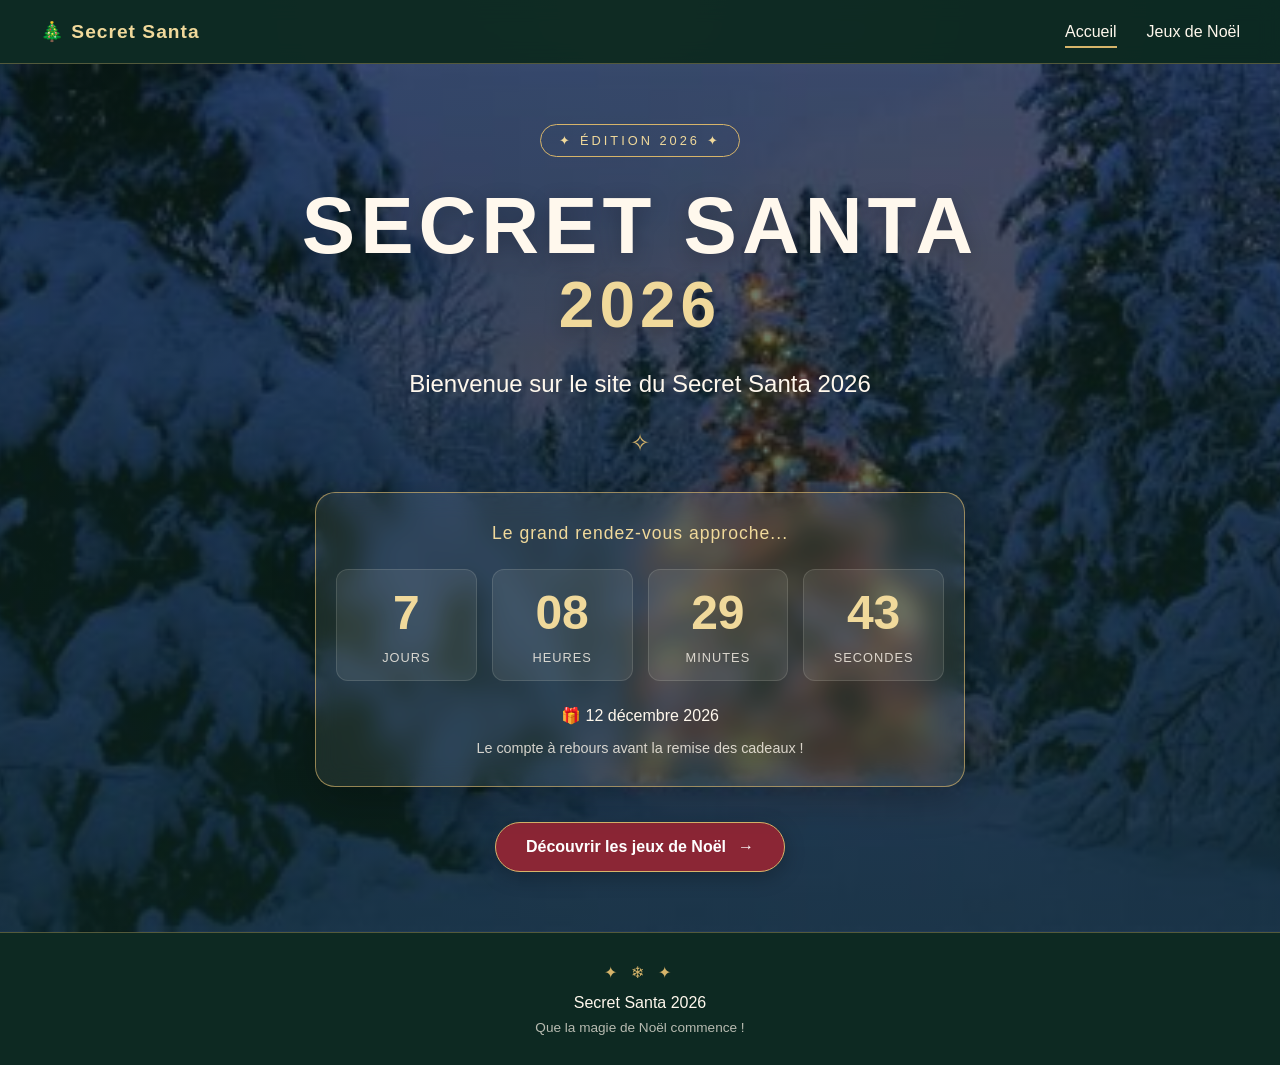
<file: index.html>
<!DOCTYPE html>
<html lang="fr">

<head>
    <meta charset="UTF-8">
    <meta name="viewport" content="width=device-width, initial-scale=1.0">

    <title>Secret Santa 2026</title>

    <meta name="description" content="Le site de notre Secret Santa 2026 !">

    <link rel="stylesheet" href="style.css">
</head>

<body>

    <!-- Décoration : flocons 
    <div class="flocon flocon-1" aria-hidden="true">❄</div>
    <div class="flocon flocon-2" aria-hidden="true">❄</div>
    <div class="flocon flocon-3" aria-hidden="true">❄</div>
    <div class="flocon flocon-4" aria-hidden="true">✦</div>-->

    <!-- Navigation -->
    <header>
        <nav aria-label="Navigation principale">

            <a href="index.html" class="logo">
                🎄 Secret Santa
            </a>

            <ul>
                <li>
                    <a href="index.html" class="actif">
                        Accueil
                    </a>
                </li>

                <li>
                    <a href="jeux.html">
                        Jeux de Noël
                    </a>
                </li>
            </ul>

        </nav>
    </header>


    <!-- Contenu principal -->
    <main>

        <section id="accueil">

            <div class="badge">
                ✦ ÉDITION 2026 ✦
            </div>

            <h1>
                SECRET SANTA
                <span>2026</span>
            </h1>

            <h2>
                Bienvenue sur le site du Secret Santa 2026
            </h2>

            <div class="separateur">
                <span>✧</span>
            </div>


            <!-- Compte à rebours -->
            <div class="carte-compte">

                <p class="titre-compte">
                    Le grand rendez-vous approche...
                </p>

                <div class="compte-grid">

                    <div class="unite">
                        <span class="nombre cd-d">00</span>
                        <span class="label">Jours</span>
                    </div>

                    <div class="unite">
                        <span class="nombre cd-h">00</span>
                        <span class="label">Heures</span>
                    </div>

                    <div class="unite">
                        <span class="nombre cd-m">00</span>
                        <span class="label">Minutes</span>
                    </div>

                    <div class="unite">
                        <span class="nombre cd-s">00</span>
                        <span class="label">Secondes</span>
                    </div>

                </div>

                <p class="date-evenement">
                    🎁 12 décembre 2026
                </p>

                <p id="message-compte" class="message-compte">
                    Le compte à rebours avant la remise des cadeaux !
                </p>

            </div>


            <!-- Bouton vers la page de jeux -->
            <a href="jeux.html" class="bouton">
                Découvrir les jeux de Noël
                <span aria-hidden="true">→</span>
            </a>

        </section>

    </main>


    <!-- Pied de page -->
       <footer>
        <div class="footer-decoration">✦ ❄ ✦</div>

        <p>Secret Santa 2026</p>

        <p class="footer-message">
            Que la magie de Noël commence !
        </p>
    </footer>

    <script src="snow.js"></script>


    <!-- Compte à rebours -->
    <script>

        const dateEvenement = new Date("2026-12-12T12:00:00+01:00").getTime();

        const jours = document.querySelector(".cd-d");
        const heures = document.querySelector(".cd-h");
        const minutes = document.querySelector(".cd-m");
        const secondes = document.querySelector(".cd-s");
        const message = document.querySelector("#message-compte");

        function actualiserCompte() {

            const maintenant = Date.now();
            const difference = dateEvenement - maintenant;

            if (difference <= 0) {

                document.querySelector(".compte-grid").style.display = "none";

                message.textContent = "C'est le moment de remettre les cadeaux ! 🎁";

                return;
            }

            const j = Math.floor(difference / (1000 * 60 * 60 * 24));

            const h = Math.floor(
                (difference / (1000 * 60 * 60)) % 24
            );

            const m = Math.floor(
                (difference / (1000 * 60)) % 60
            );

            const s = Math.floor(
                (difference / 1000) % 60
            );

            jours.textContent = j;
            heures.textContent = String(h).padStart(2, "0");
            minutes.textContent = String(m).padStart(2, "0");
            secondes.textContent = String(s).padStart(2, "0");
        }

        actualiserCompte();

        setInterval(actualiserCompte, 1000);

    </script>

</body>

</html>
</file>
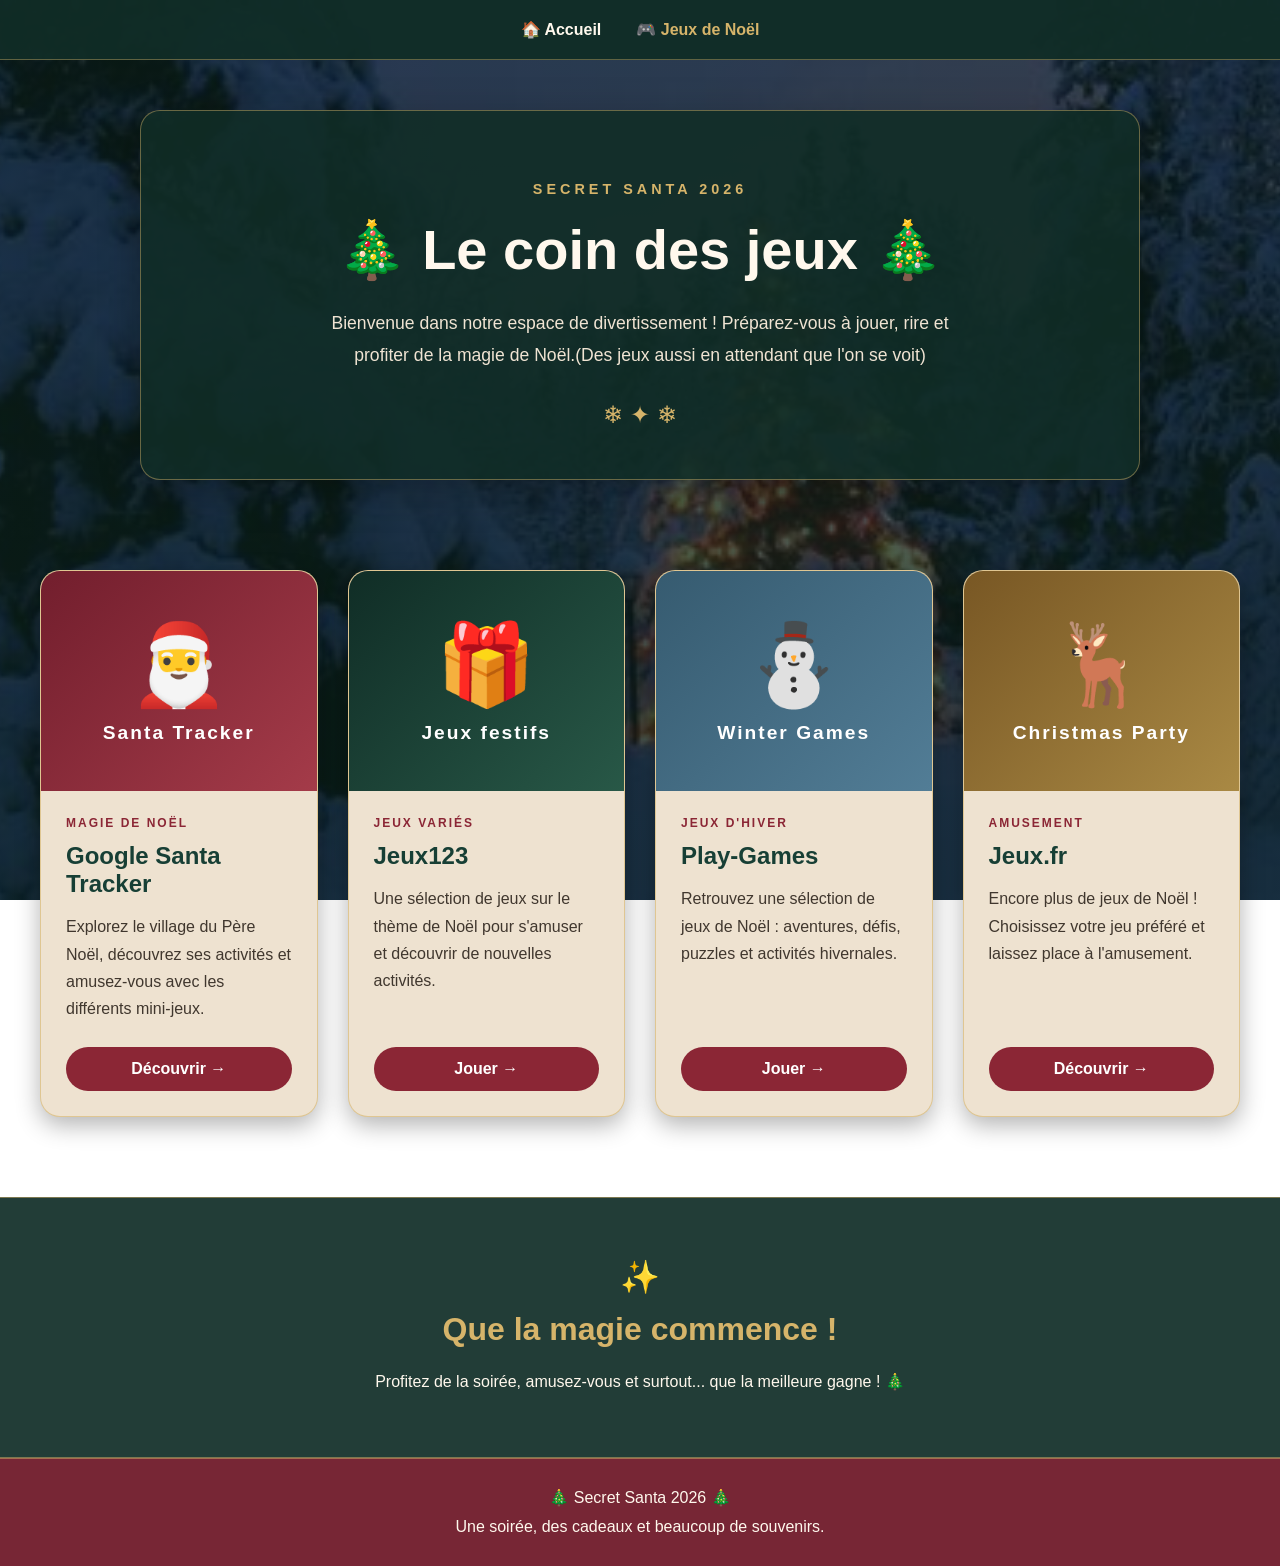
<file: jeux.html>
<!DOCTYPE html>
<html lang="fr">

<head>
    <meta charset="UTF-8">
    <meta name="viewport" content="width=device-width, initial-scale=1.0">

    <title>Jeux de Noël | Secret Santa 2026</title>

    <meta name="description" content="Découvrez les jeux de Noël de notre Secret Santa 2026 ! ">

    <link rel="stylesheet" href="jeux.css">
</head>

<body>

    <header>
        <nav>
            <ul>
                <li><a href="index.html">🏠 Accueil</a></li>
                <li><a href="jeux.html" class="active">🎮 Jeux de Noël</a></li>
            </ul>
        </nav>
    </header>

    <main>

        <!-- INTRODUCTION -->

        <section id="intro-jeux">

            <p class="sous-titre">SECRET SANTA 2026</p>

            <h1>🎄 Le coin des jeux 🎄</h1>

            <p>
                Bienvenue dans notre espace de divertissement !
                Préparez-vous à jouer, rire et profiter
                de la magie de Noël.(Des jeux aussi en attendant que l'on se voit)
            </p>

            <div class="separateur">
                ❄ ✦ ❄
            </div>

        </section>


        <!-- LISTE DES JEUX -->

        <section id="liste-jeux">

            <!-- JEU 1 -->

            <article class="carte-jeu">

                <div class="illustration santa">
                    <span>🎅</span>
                    <p>Santa Tracker</p>
                </div>

                <div class="contenu-jeu">

                    <span class="categorie">MAGIE DE NOËL</span>

                    <h2>Google Santa Tracker</h2>

                    <p>
                        Explorez le village du Père Noël,
                        découvrez ses activités et amusez-vous
                        avec les différents mini-jeux.
                    </p>

                    <a href="https://santatracker.google.com/intl/fr/"
                       target="_blank"
                       rel="noopener noreferrer"
                       class="bouton">
                        Découvrir →
                    </a>

                </div>

            </article>


            <!-- JEU 2 -->

            <article class="carte-jeu">

                <div class="illustration cadeaux">
                    <span>🎁</span>
                    <p>Jeux festifs</p>
                </div>

                <div class="contenu-jeu">

                    <span class="categorie">JEUX VARIÉS</span>

                    <h2>Jeux123</h2>

                    <p>
                        Une sélection de jeux sur le thème
                        de Noël pour s'amuser et découvrir
                        de nouvelles activités.
                    </p>

                    <a href="https://www.jeux123.fr/jeux-de-noel/"
                       target="_blank"
                       rel="noopener noreferrer"
                       class="bouton">
                        Jouer →
                    </a>

                </div>

            </article>


            <!-- JEU 3 -->

            <article class="carte-jeu">

                <div class="illustration bonhomme">
                    <span>⛄</span>
                    <p>Winter Games</p>
                </div>

                <div class="contenu-jeu">

                    <span class="categorie">JEUX D'HIVER</span>

                    <h2>Play-Games</h2>

                    <p>
                        Retrouvez une sélection de jeux
                        de Noël : aventures, défis,
                        puzzles et activités hivernales.
                    </p>

                    <a href="https://www.play-games.com/fr/jeux-noel.html"
                       target="_blank"
                       rel="noopener noreferrer"
                       class="bouton">
                        Jouer →
                    </a>

                </div>

            </article>


            <!-- JEU 4 -->

            <article class="carte-jeu">

                <div class="illustration noel">
                    <span>🦌</span>
                    <p>Christmas Party</p>
                </div>

                <div class="contenu-jeu">

                    <span class="categorie">AMUSEMENT</span>

                    <h2>Jeux.fr</h2>

                    <p>
                        Encore plus de jeux de Noël !
                        Choisissez votre jeu préféré
                        et laissez place à l'amusement.
                    </p>

                    <a href="https://www.jeux.fr/jeux/noel?page=1"
                       target="_blank"
                       rel="noopener noreferrer"
                       class="bouton">
                        Découvrir →
                    </a>

                </div>

            </article>

        </section>


        <!-- MESSAGE FINAL -->

        <section id="message-final">

            <div class="decoration">✨</div>

            <h2>Que la magie commence !</h2>

            <p>
                Profitez de la soirée, amusez-vous
                et surtout... que la meilleure gagne ! 🎄
            </p>

        </section>

    </main>


    <footer>
        <p>🎄 Secret Santa 2026 🎄</p>
        <p>Une soirée, des cadeaux et beaucoup de souvenirs.</p>
    </footer>

 <script src="snow.js"></script>

</body>

</html>
</file>
<file: style.css>
/* ==========================================
   VARIABLES
========================================== */

:root {
    --vert-sapin: #173f35;
    --vert-profond: #0d2922;
    --vert-clair: #285847;

    --rouge: #8b2635;
    --rouge-clair: #a63849;

    --creme: #fff8ed;
    --blanc: #ffffff;

    --dore: #d6b46a;
    --dore-clair: #f0d99b;

    --ombre: rgba(0, 0, 0, 0.25);
}


/* ==========================================
   RESET
========================================== */

* {
    margin: 0;
    padding: 0;
    box-sizing: border-box;
}


/* ==========================================
   PAGE
========================================== */

body {
    min-height: 100vh;

    font-family: Arial, sans-serif;

    background-color: var(--vert-profond);

    color: var(--creme);

    overflow-x: hidden;
}


/* ==========================================
   FOND
========================================== */

body::before {
    content: "";

    position: fixed;
    inset: 0;

    z-index: -1;

    background:
        radial-gradient(
            circle at top,
            rgba(214, 180, 106, 0.12),
            transparent 50%
        ),
        linear-gradient(
            135deg,
            var(--vert-sapin),
            var(--vert-profond)
        );
}


/* ==========================================
   NEIGE ANIMEE
========================================== */

#falling-snow-container {
    position: fixed;

    top: 0;
    left: 0;

    width: 100%;
    height: 100%;

    pointer-events: none;

    overflow: hidden;

    z-index: 5;
}


.snowflake {
    position: absolute;

    top: -10px;

    border-radius: 50%;

    pointer-events: none;

    animation-name: snowfall;

    animation-timing-function: linear;

    animation-iteration-count: infinite;
}


/* Animation de chute */

@keyframes snowfall {

    0% {
        transform: translate3d(0, -10px, 0);
    }

    100% {
        transform: translate3d(var(--wind), 110vh, 0);
    }

}


/* Accessibilité : désactiver les animations
   si l'utilisateur préfère moins de mouvement */

@media (prefers-reduced-motion: reduce) {

    #falling-snow-container {
        display: none;
    }

}



/* ==========================================
   HEADER
========================================== */

header {
    position: relative;
    z-index: 2;

    background-color: rgba(13, 41, 34, 0.9);

    border-bottom: 1px solid rgba(214, 180, 106, 0.35);

    padding: 20px 40px;

    backdrop-filter: blur(10px);
}


/* ==========================================
   NAVIGATION
========================================== */

nav {
    display: flex;

    justify-content: space-between;

    align-items: center;

    max-width: 1200px;

    margin: auto;
}

.logo {
    color: var(--dore-clair);

    font-size: 1.2rem;

    font-weight: bold;

    letter-spacing: 1px;
}

nav ul {
    display: flex;

    align-items: center;

    gap: 30px;

    list-style: none;
}

nav a {
    text-decoration: none;

    color: var(--creme);

    transition: color 0.3s ease;
}

nav ul a {
    padding: 8px 0;

    position: relative;
}

nav ul a::after {
    content: "";

    position: absolute;

    bottom: 0;
    left: 0;

    width: 0;
    height: 2px;

    background-color: var(--dore);

    transition: width 0.3s ease;
}

nav ul a:hover::after,
nav ul a.actif::after {
    width: 100%;
}

nav a:hover {
    color: var(--dore-clair);
}


/* ==========================================
   ACCUEIL
========================================== */

#accueil {
    position: relative;
    z-index: 1;

    min-height: 85vh;

    display: flex;

    flex-direction: column;

    justify-content: center;

    align-items: center;

    text-align: center;

    padding: 60px 20px;

    background:
        linear-gradient(
            rgba(13, 41, 34, 0.55),
            rgba(13, 41, 34, 0.75)
        ),
        url("fond_ecran.jpg");

    background-size: cover;

    background-position: center;
}


/* ==========================================
   BADGE
========================================== */

.badge {
    color: var(--dore-clair);

    border: 1px solid var(--dore);

    padding: 8px 18px;

    border-radius: 30px;

    font-size: 0.8rem;

    letter-spacing: 3px;

    margin-bottom: 25px;
}


/* ==========================================
   TITRES
========================================== */

#accueil h1 {
    font-size: clamp(2.5rem, 7vw, 5rem);

    font-weight: 900;

    letter-spacing: 5px;

    line-height: 1.1;

    text-shadow: 0 5px 20px var(--ombre);

    margin-bottom: 25px;
}

#accueil h1 span {
    display: block;

    color: var(--dore-clair);

    font-size: 0.8em;
}

#accueil h2 {
    font-size: clamp(1rem, 2.5vw, 1.5rem);

    font-weight: normal;

    max-width: 700px;

    line-height: 1.6;
}


/* ==========================================
   SEPARATEUR
========================================== */

.separateur {
    display: flex;

    align-items: center;

    justify-content: center;

    gap: 15px;

    color: var(--dore);

    margin: 25px 0;
}

.separateur span {
    font-size: 1.5rem;
}


/* ==========================================
   COMPTE A REBOURS
========================================== */

.carte-compte {
    width: min(650px, 100%);

    padding: 30px 20px;

    margin: 10px 0 35px;

    border: 1px solid rgba(214, 180, 106, 0.65);

    border-radius: 20px;

    background-color: rgba(255, 248, 237, 0.08);

    backdrop-filter: blur(12px);

    box-shadow: 0 10px 40px var(--ombre);
}

.titre-compte {
    color: var(--dore-clair);

    font-size: 1.1rem;

    margin-bottom: 25px;

    letter-spacing: 1px;
}


/* Grille du compte à rebours */

.compte-grid {
    display: grid;

    grid-template-columns: repeat(4, 1fr);

    gap: 15px;
}


/* Cartes des unités */

.unite {
    display: flex;

    flex-direction: column;

    align-items: center;

    gap: 10px;

    padding: 15px 8px;

    border-radius: 12px;

    background-color: rgba(255, 248, 237, 0.08);

    border: 1px solid rgba(255, 248, 237, 0.12);
}


/* Chiffres */

.nombre {
    font-size: clamp(1.8rem, 5vw, 3rem);

    font-weight: bold;

    color: var(--dore-clair);

    font-variant-numeric: tabular-nums;
}


/* Labels */

.label {
    font-size: 0.8rem;

    color: var(--creme);

    opacity: 0.8;

    text-transform: uppercase;

    letter-spacing: 1px;
}


/* Date */

.date-evenement {
    margin-top: 25px;

    font-size: 1rem;

    color: var(--creme);
}


/* Message */

.message-compte {
    margin-top: 15px;

    font-size: 0.9rem;

    opacity: 0.8;
}


/* ==========================================
   BOUTON
========================================== */

.bouton {
    display: inline-flex;

    align-items: center;

    justify-content: center;

    gap: 12px;

    padding: 15px 30px;

    background-color: var(--rouge);

    color: var(--blanc);

    text-decoration: none;

    font-weight: bold;

    border: 1px solid var(--dore);

    border-radius: 50px;

    box-shadow: 0 5px 20px var(--ombre);

    transition:
        transform 0.3s ease,
        background-color 0.3s ease,
        box-shadow 0.3s ease;
}

.bouton:hover {
    transform: translateY(-3px);

    background-color: var(--rouge-clair);

    box-shadow: 0 8px 25px var(--ombre);
}

.bouton span {
    transition: transform 0.3s ease;
}

.bouton:hover span {
    transform: translateX(5px);
}


/* ==========================================
   FOOTER
========================================== */

footer {
    position: relative;
    z-index: 2;

    text-align: center;

    padding: 30px 20px;

    background-color: var(--vert-profond);

    border-top: 1px solid rgba(214, 180, 106, 0.35);

    color: var(--creme);
}

.footer-decoration {
    color: var(--dore);

    margin-bottom: 12px;

    letter-spacing: 5px;
}

.footer-message {
    margin-top: 8px;

    font-size: 0.85rem;

    opacity: 0.7;
}


/* ==========================================
   ACCESSIBILITE
========================================== */

a:focus-visible {
    outline: 3px solid var(--dore-clair);

    outline-offset: 5px;

    border-radius: 5px;
}


/* ==========================================
   RESPONSIVE : TABLETTES ET TELEPHONES
========================================== */

@media screen and (max-width: 600px) {

    header {
        padding: 18px 15px;
    }

    nav {
        flex-direction: column;

        gap: 20px;
    }

    nav ul {
        gap: 20px;
    }

    #accueil {
        min-height: 80vh;

        padding: 45px 15px;
    }

    #accueil h1 {
        letter-spacing: 2px;
    }

    .carte-compte {
        padding: 20px 10px;
    }

    .compte-grid {
        gap: 8px;
    }

    .unite {
        padding: 12px 4px;
    }

    .label {
        font-size: 0.65rem;

        letter-spacing: 0;
    }

    .bouton {
        padding: 13px 20px;11
    }

}


/* ==========================================
   ANIMATIONS : OPTION REDUCTION
========================================== 

@media (prefers-reduced-motion: reduce) {

    *,
    *::before,
    *::after {
        animation: none !important;

        transition: none !important;

        scroll-behavior: auto !important;
    }

}*/
</file>
<file: jeux.css>
/* ==============================
   VARIABLES
================================= */

:root {
    --vert-sapin: #173f35;
    --vert-clair: #285847;
    --vert-profond: #102d26;

    --rouge: #8b2635;
    --rouge-clair: #a63a49;

    --creme: #fff8ed;
    --creme-fonce: #eee2d0;

    --dore: #d6b46a;
    --blanc: #ffffff;
}


/* ==============================
   GENERAL
================================= */

* {
    margin: 0;
    padding: 0;
    box-sizing: border-box;
}

html {
    scroll-behavior: smooth;
}

body {
    background:
        linear-gradient(
            rgba(12, 35, 29, 0.68),
            rgba(12, 35, 29, 0.78)
        ),
        url("fond_ecran.jpg");

    background-size: cover;
    background-position: center;
    background-attachment: fixed;
    background-repeat: no-repeat;

    color: var(--creme);
    font-family: Arial, sans-serif;
    min-height: 100vh;
}

a {
    text-decoration: none;
    color: inherit;
}


/* ==============================
   HEADER / NAVIGATION
================================= */

header {
    background-color: rgba(16, 45, 38, 0.95);

    color: var(--creme);

    padding: 20px 40px;

    position: relative;
    z-index: 10;

    border-bottom: 1px solid rgba(214, 180, 106, 0.4);
}

nav {
    display: flex;
    justify-content: center;
    align-items: center;
}

nav ul {
    display: flex;
    gap: 35px;
    list-style: none;
}

nav a {
    font-weight: bold;

    transition:
        color 0.3s ease,
        transform 0.3s ease;
}

nav a:hover {
    color: var(--dore);
}

nav a.active {
    color: var(--dore);
}


/* ==============================
   INTRODUCTION
================================= */

#intro-jeux {
    background-color: rgba(16, 45, 38, 0.88);

    border: 1px solid rgba(214, 180, 106, 0.45);

    border-radius: 20px;

    max-width: 1000px;

    margin: 50px auto;

    text-align: center;

    padding: 70px 30px 50px;

    box-shadow:
        0 10px 40px rgba(0, 0, 0, 0.25);
}

.sous-titre {
    color: var(--dore);

    font-weight: bold;

    letter-spacing: 4px;

    font-size: 0.9rem;

    margin-bottom: 20px;
}

#intro-jeux h1 {
    font-size: clamp(2rem, 5vw, 3.5rem);

    margin-bottom: 25px;

    color: var(--creme);
}

#intro-jeux > p:not(.sous-titre) {
    max-width: 650px;

    margin: auto;

    line-height: 1.8;

    font-size: 1.1rem;

    color: #f0e4d3;
}

.separateur {
    color: var(--dore);

    font-size: 1.5rem;

    margin-top: 30px;
}


/* ==============================
   NEIGE ANIMEE
================================= */

#falling-snow-container {
    position: fixed;

    top: 0;
    left: 0;

    width: 100%;
    height: 100%;

    pointer-events: none;

    overflow: hidden;

    z-index: 15;
}

.snowflake {
    position: absolute;

    top: -10px;

    border-radius: 50%;

    pointer-events: none;

    animation-name: snowfall;

    animation-timing-function: linear;

    animation-iteration-count: infinite;
}


/* ANIMATION */

@keyframes snowfall {

    0% {
        transform: translate3d(0, -10px, 0);
    }

    100% {
        transform: translate3d(var(--wind), 110vh, 0);
    }

}


/* ACCESSIBILITÉ */

@media (prefers-reduced-motion: reduce) {

    #falling-snow-container {
        display: none;
    }

}


/* ==============================
   LISTE DES JEUX
================================= */

#liste-jeux {
    display: grid;

    grid-template-columns:
        repeat(auto-fit, minmax(270px, 1fr));

    gap: 30px;

    padding: 40px;

    max-width: 1400px;

    margin: auto;
}


/* ==============================
   CARTES
================================= */

.carte-jeu {
    background-color: var(--creme-fonce);

    color: var(--vert-sapin);

    border: 1px solid rgba(214, 180, 106, 0.6);

    border-radius: 20px;

    overflow: hidden;

    box-shadow:
        0 8px 25px rgba(0, 0, 0, 0.3);

    transition:
        transform 0.3s ease,
        box-shadow 0.3s ease;

    display: flex;
    flex-direction: column;

    position: relative;
    z-index: 1;
}

.carte-jeu:hover {
    transform: translateY(-8px);

    box-shadow:
        0 15px 35px rgba(0, 0, 0, 0.4);
}


/* ==============================
   ILLUSTRATIONS
================================= */

.illustration {
    height: 220px;

    display: flex;
    flex-direction: column;

    align-items: center;
    justify-content: center;

    gap: 10px;

    color: var(--blanc);
}

.illustration span {
    font-size: 5rem;

    transition: transform 0.3s ease;
}

.carte-jeu:hover .illustration span {
    transform: scale(1.15) rotate(-5deg);
}

.illustration p {
    font-size: 1.2rem;

    font-weight: bold;

    letter-spacing: 2px;
}


/* COULEURS DES ILLUSTRATIONS */

.santa {
    background:
        linear-gradient(
            135deg,
            #721e2d,
            #a43b49
        );
}

.cadeaux {
    background:
        linear-gradient(
            135deg,
            #102d26,
            #285847
        );
}

.bonhomme {
    background:
        linear-gradient(
            135deg,
            #365b70,
            #527d96
        );
}

.noel {
    background:
        linear-gradient(
            135deg,
            #785724,
            #a98944
        );
}


/* ==============================
   CONTENU DES CARTES
================================= */

.contenu-jeu {
    padding: 25px;

    display: flex;
    flex-direction: column;

    flex: 1;
}

.categorie {
    color: var(--rouge);

    font-size: 0.75rem;

    font-weight: bold;

    letter-spacing: 2px;

    margin-bottom: 12px;
}

.contenu-jeu h2 {
    font-size: 1.5rem;

    margin-bottom: 15px;

    color: var(--vert-sapin);
}

.contenu-jeu p {
    line-height: 1.7;

    margin-bottom: 25px;

    color: #49443d;
}


/* ==============================
   BOUTONS
================================= */

.carte-jeu .bouton {
    display: inline-block;

    background-color: var(--rouge);

    color: var(--blanc);

    padding: 13px 20px;

    border-radius: 30px;

    text-align: center;

    font-weight: bold;

    margin-top: auto;

    transition:
        background-color 0.3s ease,
        transform 0.2s ease;
}

.carte-jeu .bouton:hover {
    background-color: var(--vert-clair);

    transform: scale(1.03);
}

.carte-jeu .bouton:focus-visible {
    outline: 3px solid var(--dore);

    outline-offset: 4px;
}


/* ==============================
   MESSAGE FINAL
================================= */

#message-final {
    text-align: center;

    background-color: rgba(16, 45, 38, 0.92);

    color: var(--creme);

    padding: 60px 20px;

    margin-top: 40px;

    border-top: 1px solid rgba(214, 180, 106, 0.5);
    border-bottom: 1px solid rgba(214, 180, 106, 0.5);
}

#message-final h2 {
    font-size: 2rem;

    margin-bottom: 20px;

    color: var(--dore);
}

#message-final p {
    line-height: 1.8;
}

.decoration {
    font-size: 2rem;

    margin-bottom: 15px;
}


/* ==============================
   FOOTER
================================= */

footer {
    background-color: rgba(114, 30, 45, 0.96);

    color: var(--creme);

    text-align: center;

    padding: 25px;

    line-height: 1.8;

    border-top: 1px solid rgba(214, 180, 106, 0.5);
}


/* ==============================
   RESPONSIVE
================================= */

@media screen and (max-width: 600px) {

    header {
        padding: 20px 15px;
    }

    nav ul {
        gap: 20px;

        flex-wrap: wrap;

        justify-content: center;
    }

    #intro-jeux {
        padding: 50px 20px 30px;

        margin: 25px 15px;
    }

    #intro-jeux h1 {
        font-size: 2rem;
    }

    #liste-jeux {
        padding: 20px;

        gap: 25px;
    }

    .illustration {
        height: 180px;
    }

    #message-final {
        padding: 40px 20px;
    }

    #message-final h2 {
        font-size: 1.6rem;
    }

}


/* ==============================
   ACCESSIBILITÉ
================================= */

@media (prefers-reduced-motion: reduce) {

    *,
    *::before,
    *::after {
        transition: none !important;
        animation: none !important;
    }

}
/* ==============================
   COULEURS DES TEXTES
================================= */

/* Introduction : texte clair sur vert */

#intro-jeux,
#intro-jeux h1,
#intro-jeux p {
    color: var(--creme);
}

#intro-jeux .sous-titre,
#intro-jeux .separateur {
    color: var(--dore);
}


/* Cartes : texte vert sur crème */

.carte-jeu {
    color: var(--vert-sapin);
}

.contenu-jeu h2 {
    color: var(--vert-sapin);
}

.contenu-jeu p {
    color: #40372e;
}

.categorie {
    color: var(--rouge);
}


/* Footer : texte clair sur rouge */

footer,
footer p {
    color: var(--creme);
}


/* Message final : texte clair sur vert */

#message-final,
#message-final h2,
#message-final p {
    color: var(--creme);
}

#message-final h2 {
    color: var(--dore);
}
</file>
